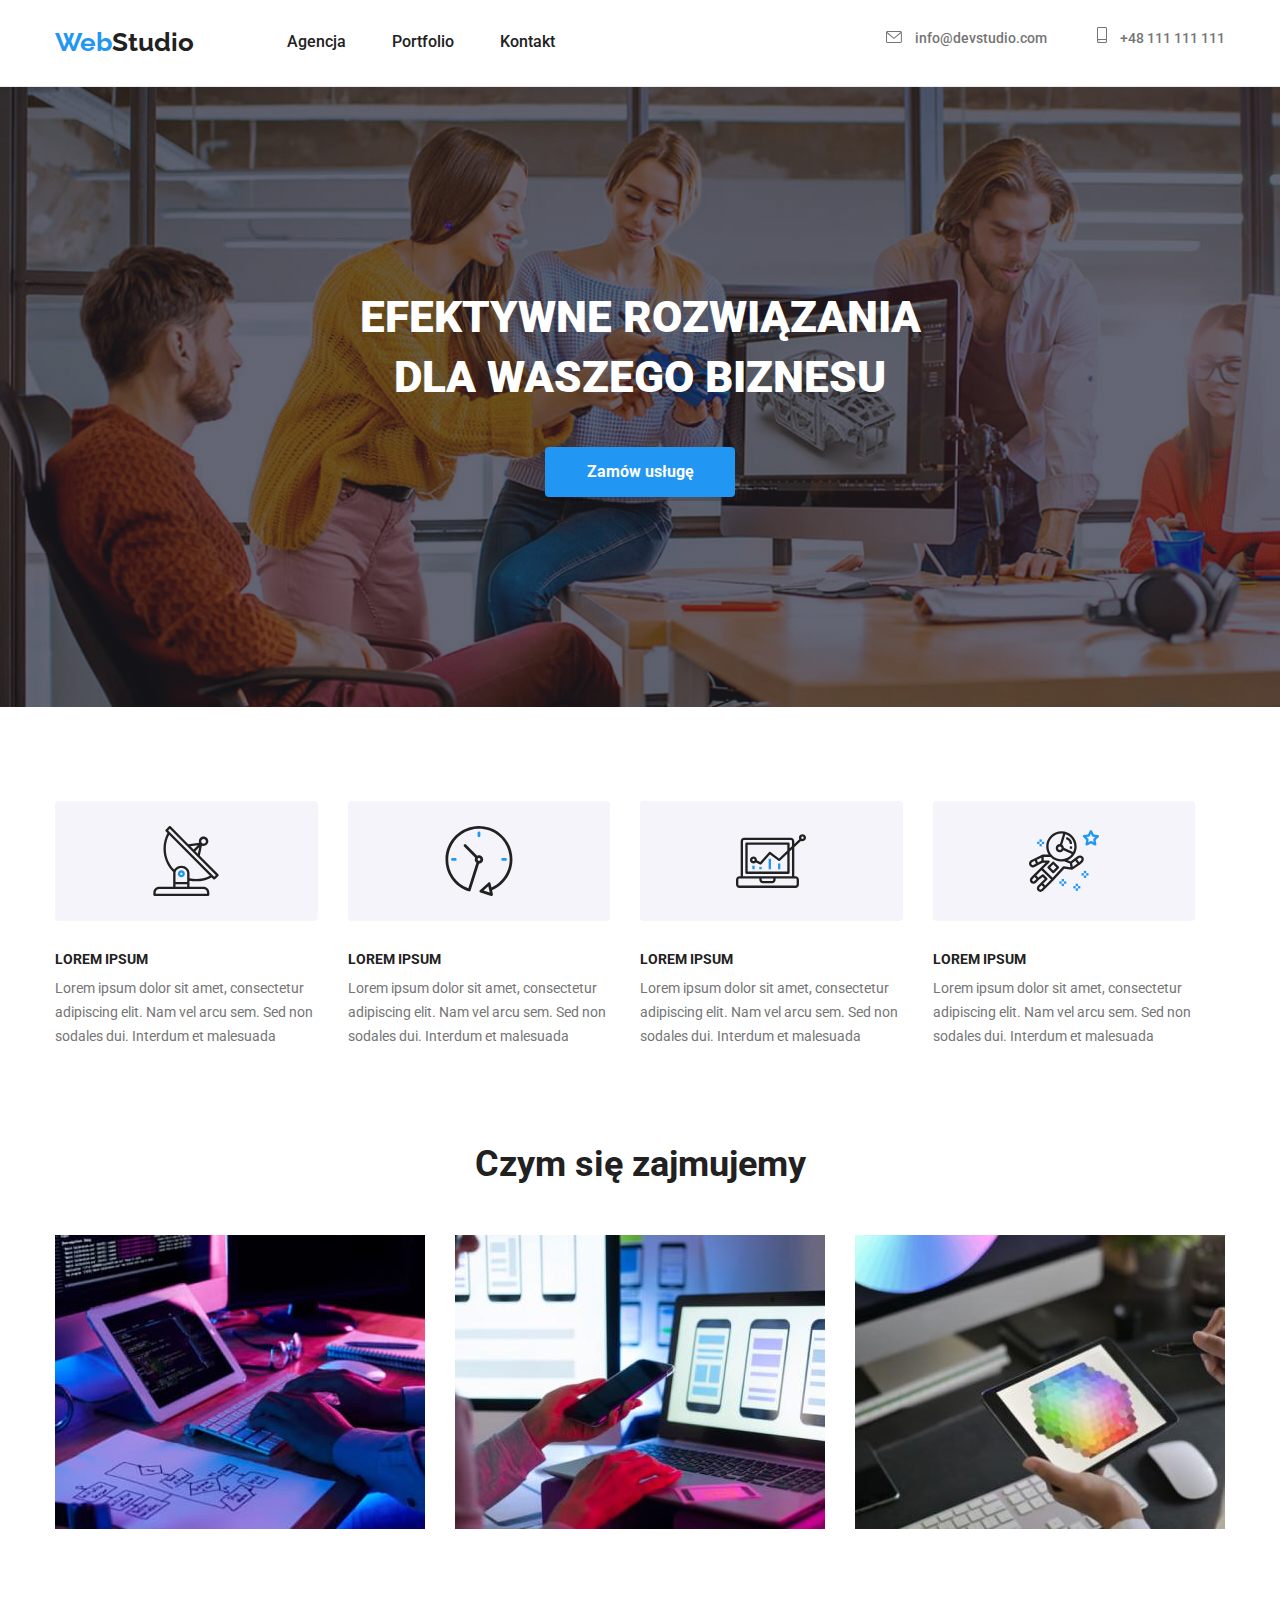
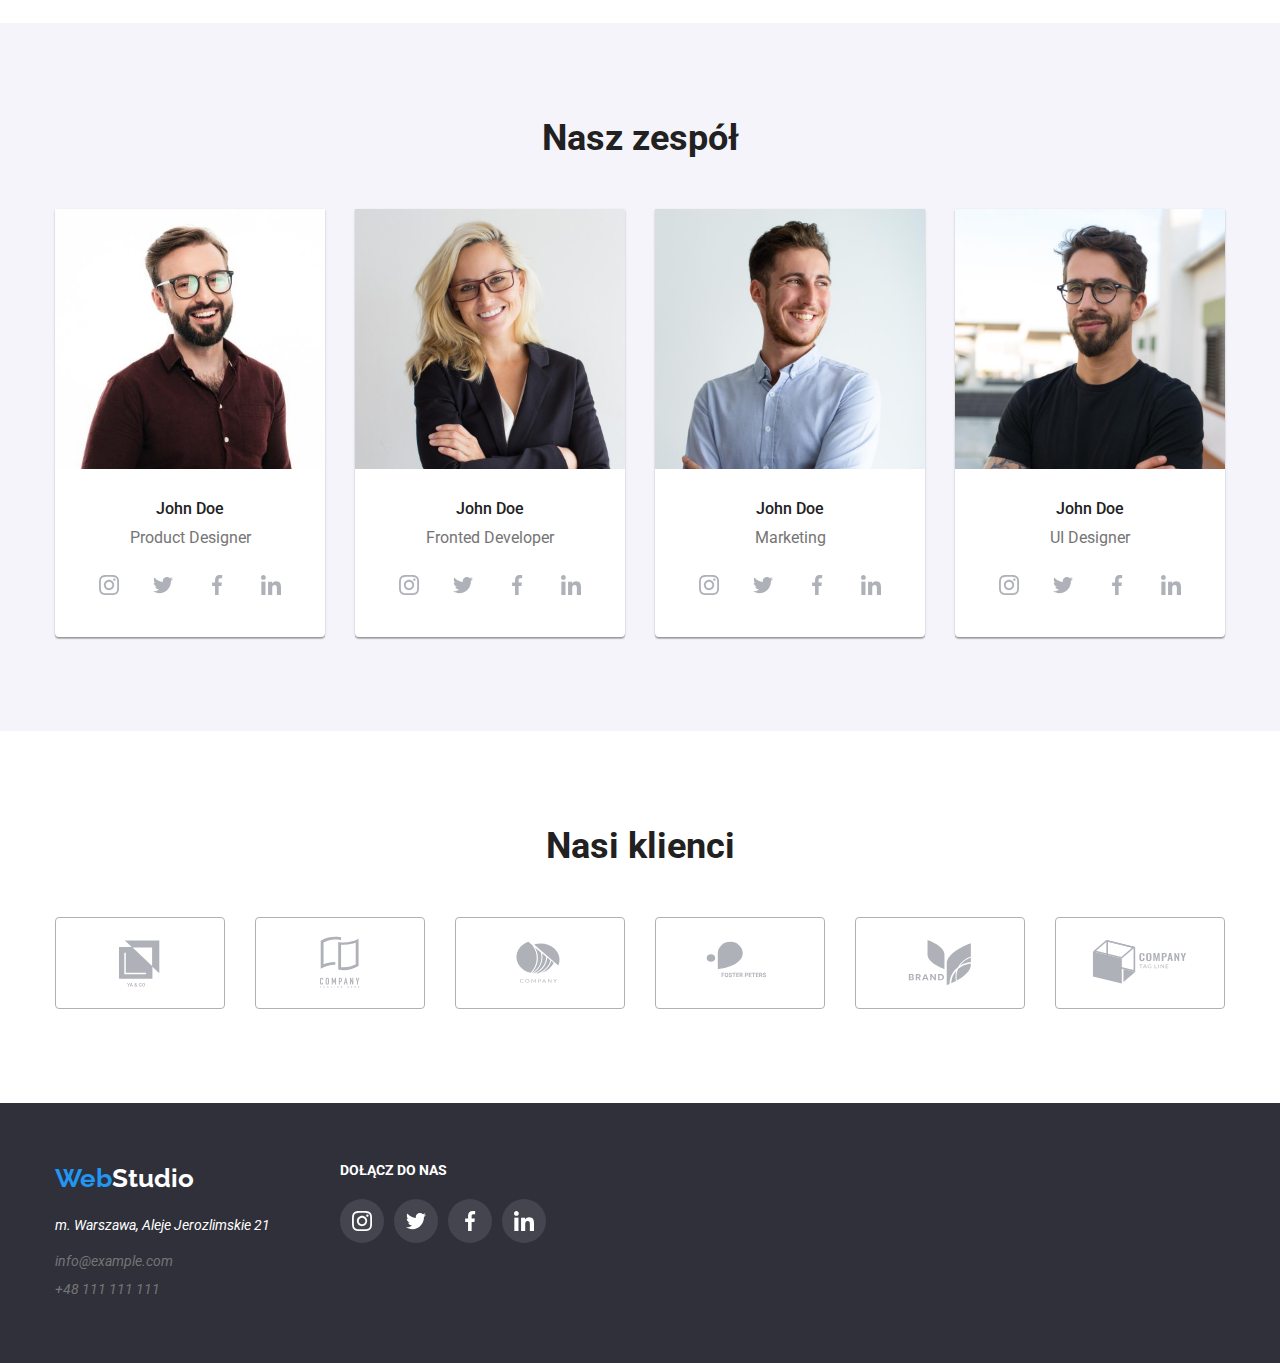
<file: index.html>
<!DOCTYPE html>
<html lang="en">
  <head>
    <meta charset="utf-8" />

    <link rel="stylesheet" href="https://cdnjs.cloudflare.com/ajax/libs/modern-normalize/1.1.0/modern-normalize.min.css">
    <link rel="stylesheet" href="./css/styles.css" />
    <link rel="preconnect" href="https://fonts.googleapis.com">
    <link rel="preconnect" href="https://fonts.gstatic.com" crossorigin>
    <link href="https://fonts.googleapis.com/css2?family=Raleway:wght@700&family=Roboto:wght@400;500;700;900&display=swap" rel="stylesheet">
    
    <title>WebStudio</title>
  </head>
  
<body>
<header class="header">
    <div class="container">
        <nav class="navigation">
        <p class="logo"> 
            <a class="logo-link-header" href="index.html">
                <span class="logo-color">
                    Web</span>Studio
                </a></p>

        
            <ul class="navigation-list">
                <li class="navigation-list-item">
                    <a class="navigation-link" href="index.html">Agencja</a></li>
                <li class="navigation-list-item">
                    <a class="navigation-link" href="portfolio.html">Portfolio</a></li>
                <li class="navigation-list-item">
                    <a class="navigation-link" href="#">Kontakt</a></li>
            </ul>
        </nav>

       <div class="contact-info">
        <a class="contact" href="mailto:info@devstudio.com">
            <svg class="mail-icon" width="16" height="12">
                <use href="./images/sprite.svg#icon-envelope"></use>
            </svg>
            info@devstudio.com
        </a>
        <a class="contact" href="tel:+48111111111">
            <svg class="phone-icon" width="10" height="16">
                <use href="./images/sprite.svg#icon-smartphone"></use>
            </svg>
            +48 111 111 111</a>
        </div>
    </div> 
</header>

<main>
<section class="title">
    <div class="container">
    <h1 class="title-item">
    EFEKTYWNE ROZWIĄZANIA<br/>
    DLA WASZEGO BIZNESU
</h1>
    <button class="title-btn" type=button>Zamów usługę</button>
    </div>
  </section>  
   
 <section class="about">
  <div class="container">
        <ul class="about-list">
        <li class="about-item">
           <div class="about-icon">
            <svg class="icon-antenna" width="70" height="70">
                <use href="./images/sprite.svg#icon-antenna"></use>
            </svg>
            </div>
        <h4 class="about-head">LOREM IPSUM</h4>
           <p class="about-head-description">
            Lorem ipsum dolor sit amet, consectetur adipiscing elit. Nam vel arcu sem. Sed non sodales dui. Interdum et malesuada
           </p>
        </li>
        <li>
            <div class="about-icon">
                <svg class="icon-diagram" width="70" height="70">
                    <use href="./images/sprite.svg#icon-clock"></use>
                </svg>
                </div>
        <h4 class="about-head">LOREM IPSUM</h4>
            <p class="about-head-description">
                Lorem ipsum dolor sit amet, consectetur adipiscing elit. Nam vel arcu sem. Sed non sodales dui. Interdum et malesuada
            </p>
        </li>
        <li>
            <div class="about-icon">
                <svg class="icon-diagram" width="70" height="70">
                    <use href="./images/sprite.svg#icon-diagram"></use>
                </svg>
                </div>
        <h4 class="about-head">LOREM IPSUM</h4>
        <p class="about-head-description">
            Lorem ipsum dolor sit amet, consectetur adipiscing elit. Nam vel arcu sem. Sed non sodales dui. Interdum et malesuada
        </p>
        </li>
        <li>
            <div class="about-icon">
                <svg class="icon-astronaut" width="70" height="70">
                    <use href="./images/sprite.svg#icon-astronaut"></use>
                </svg>
                </div>
        <h4 class="about-head">LOREM IPSUM</h4>
            <p class="about-head-description">
                Lorem ipsum dolor sit amet, consectetur adipiscing elit. Nam vel arcu sem. Sed non sodales dui. Interdum et malesuada
            </p>
        </li>
    </ul>
    </div>
    </section>

    
    <section class="photos">
    <div class="container">
        <h2 class="work">Czym się zajmujemy</h2>
    <ul class="work-list">
        <li class="work-item">
            <img
        src="images/img1.jpg"
        alt="typing on keyboard"
        width="370"
        height="294"></li>
        <li class="work-item">
            <img
        src="images/img2.jpg"
        alt="smartphone"
        width="370"
        height="294"></li>
        <li class="work-item">
            <img 
        src="images/img3.jpg" 
        alt="tablet"
        width="370"
        height="294"></li>
    </ul>
    </div>
   </section> 
    
    <section class="our-staff">
   <div class="container">
        <h2 class="staff">Nasz zespół</h2>
        <ul class="staff-list">
        <li class="staff-item"><figure>
            <img src="images/img4.jpg" alt="person1"
            width="270"
            height="260">
            <figcaption>
                <p class="staff-name">John Doe</p>
                <p class="staff-position">Product Designer</p>
                <ul class="social-icon-list">
                    <li class="social-icon-link">
                        <a class=social-link  href="#">
                        <svg class="social-icon" width="20" height="20">
                            <use href="./images/sprite.svg#icon-instagram"></use>
                        </svg>
                    </a>
                    </li>
                    <li class="social-icon-link">
                        <a class=social-link  href="#">
                        <svg class="social-icon" width="20" height="20">
                            <use href="./images/sprite.svg#icon-twitter">
                                </use>
                                </svg>
                                </a>
                                </li>
                                <li class="social-icon-link">
                                    <a class=social-link  href="#">
                                    <svg class="social-icon" width="20" height="20">
                                        <use href="./images/sprite.svg#icon-facebook"></use>
                                    </svg>
                                    </a>
                                </li>
                                <li class="social-icon-link">
                                    <a class=social-link  href="#">
                                    <svg class="social-icon" width="20" height="20">
                                        <use href="./images/sprite.svg#icon-linkedin"></use>
                                    </svg>
                                    </a>
                                </li>
                                </ul>
            </figcaption>
        </figure></li>
        <li class="staff-item"><figure>
                <img src="images/img5.jpg" alt="person1"
            width="270"
            height="260">
            <figcaption>
                <p class="staff-name">John Doe</p>
                <p class="staff-position">Fronted Developer</p>

                <ul class="social-icon-list">
                    <li class="social-icon-link">
                        <a class=social-link  href="#">
                        <svg class="social-icon" width="20" height="20">
                            <use href="./images/sprite.svg#icon-instagram"></use>
                        </svg>
                    </a>
                    </li>
                    <li class="social-icon-link">
                        <a class=social-link  href="#">
                        <svg class="social-icon" width="20" height="20">
                            <use href="./images/sprite.svg#icon-twitter">
                                </use>
                                </svg>
                                </a>
                                </li>
                                <li class="social-icon-link">
                                    <a class=social-link  href="#">
                                    <svg class="social-icon" width="20" height="20">
                                        <use href="./images/sprite.svg#icon-facebook"></use>
                                    </svg>
                                    </a>
                                </li>
                                <li class="social-icon-link">
                                    <a class=social-link  href="#">
                                    <svg class="social-icon" width="20" height="20">
                                        <use href="./images/sprite.svg#icon-linkedin"></use>
                                    </svg>
                                    </a>
                                </li>
                                </ul>

            </figcaption>
        </figure></li>
        <li class="staff-item"><figure>
                <img src="images/img6.jpg" alt="person1"
            width="270"
            height="260">
            <figcaption>
                <p class="staff-name">John Doe</p>
                <p class="staff-position">Marketing</p>
                <ul class="social-icon-list">
                    <li class="social-icon-link">
                        <a class=social-link  href="#">
                        <svg class="social-icon" width="20" height="20">
                            <use href="./images/sprite.svg#icon-instagram"></use>
                        </svg>
                    </a>
                    </li>
                    <li class="social-icon-link">
                        <a class=social-link  href="#">
                        <svg class="social-icon" width="20" height="20">
                            <use href="./images/sprite.svg#icon-twitter">
                                </use>
                                </svg>
                                </a>
                                </li>
                                <li class="social-icon-link">
                                    <a class=social-link  href="#">
                                    <svg class="social-icon" width="20" height="20">
                                        <use href="./images/sprite.svg#icon-facebook"></use>
                                    </svg>
                                    </a>
                                </li>
                                <li class="social-icon-link">
                                    <a class=social-link  href="#">
                                    <svg class="social-icon" width="20" height="20">
                                        <use href="./images/sprite.svg#icon-linkedin"></use>
                                    </svg>
                                    </a>
                                </li>
                                </ul>


            </figcaption>
        </figure></li>
        <li class="staff-item"><figure>
            <img src="images/img7.jpg" alt="person1"
            width="270"
            height="260">
            <figcaption>
                <p class="staff-name">John Doe</p>
                <p class="staff-position">UI Designer</p>

                <ul class="social-icon-list">
                    <li class="social-icon-link">
                        <a class=social-link  href="#">
                        <svg class="social-icon" width="20" height="20">
                            <use href="./images/sprite.svg#icon-instagram"></use>
                        </svg>
                    </a>
                    </li>
                    <li class="social-icon-link">
                        <a class=social-link  href="#">
                        <svg class="social-icon" width="20" height="20">
                            <use href="./images/sprite.svg#icon-twitter">
                                </use>
                                </svg>
                                </a>
                                </li>
                                <li class="social-icon-link">
                                    <a class=social-link  href="#">
                                    <svg class="social-icon" width="20" height="20">
                                        <use href="./images/sprite.svg#icon-facebook"></use>
                                    </svg>
                                    </a>
                                </li>
                                <li class="social-icon-link">
                                    <a class=social-link  href="#">
                                    <svg class="social-icon" width="20" height="20">
                                        <use href="./images/sprite.svg#icon-linkedin"></use>
                                    </svg>
                                    </a>
                                </li>
                                </ul>

            </figcaption>
        </figure></li>
    </ul>
    </div>
    </section>

<section class="client">
<div class="container">
<h2 class="client-head">Nasi klienci</h2>

<ul class="client-logo">
    <li class="client-item">
        <a class="client-link" href="#">
            <svg class="client-icon" width="106" height="60">
                <use href="./images/sprite.svg#icon-Logo"></use>
            </svg>
        </a>
    </li>
    <li class="client-item">
        <a class="client-link" href="#">
            <svg class="client-icon" width="106" height="60">
                <use href="./images/sprite.svg#icon-Logo-1"></use>
            </svg>
        </a>
    </li>
    <li class="client-item">
        <a class="client-link" href="#">
            <svg class="client-icon" width="106" height="60">
                <use href="./images/sprite.svg#icon-Logo-2"></use>
            </svg>
        </a>
    </li>
    <li class="client-item">
        <a class="client-link" href="#">
            <svg class="client-icon" width="106" height="60">
                <use href="./images/sprite.svg#icon-Logo-3"></use>
            </svg>
        </a>
    </li>
    <li class="client-item">
        <a class="client-link" href="#">
            <svg class="client-icon" width="106" height="60">
                <use href="./images/sprite.svg#icon-Logo-4"></use>
            </svg>
        </a>
    </li>
    <li class="client-item">
        <a class="client-link" href="#">
            <svg class="client-icon" width="106" height="60">
                <use href="./images/sprite.svg#icon-Logo-5"></use>
            </svg>
        </a>
    </li>
</ul>
</div>
</section>

</main>

<footer class="footer">
    <div class="container">
<div class="information">
   <p class="logo">
       <a class="logo-link-footer" href="#">
           <span class="logo-color">Web</span>Studio</a></p>
<address class="address">
    <div  class="street"> m. Warszawa, Aleje Jerozlimskie 21 </div> 
     
    <a class="contact" href="mailto:info@example.com">info@example.com</a><br/>
    <a class="contact" href="tel:+48111111111">+48 111 111 111</a>
</address>
</div>
<div class="join-us">
<p class="join-us-head">
    DOŁĄCZ DO NAS
</p>
<ul class="join-us-list">
    <li class="join-us-item">
        <a class="join-us-link"  href="#">
        <svg class="join-us-icon" width="20" height="20">
            <use href="./images/sprite.svg#icon-instagram"></use>
        </svg>
    </a>
    </li>
    <li class="join-us-item">
        <a class="join-us-link"  href="#">
        <svg class="join-us-icon" width="20" height="20">
            <use href="./images/sprite.svg#icon-twitter">
                </use>
                </svg>
                </a>
                </li>
                <li class="join-us-item">
                    <a class="join-us-link"  href="#">
                    <svg class="join-us-icon" width="20" height="20">
                        <use href="./images/sprite.svg#icon-facebook"></use>
                    </svg>
                    </a>
                </li>
                <li class="join-us-item">
                    <a class="join-us-link" href="#">
                    <svg class="join-us-icon" width="20" height="20">
                        <use href="./images/sprite.svg#icon-linkedin"></use>
                    </svg>
                    </a>
                </li>
                </ul>
</div>
</div>
</footer>
  </body>
</html>
</file>
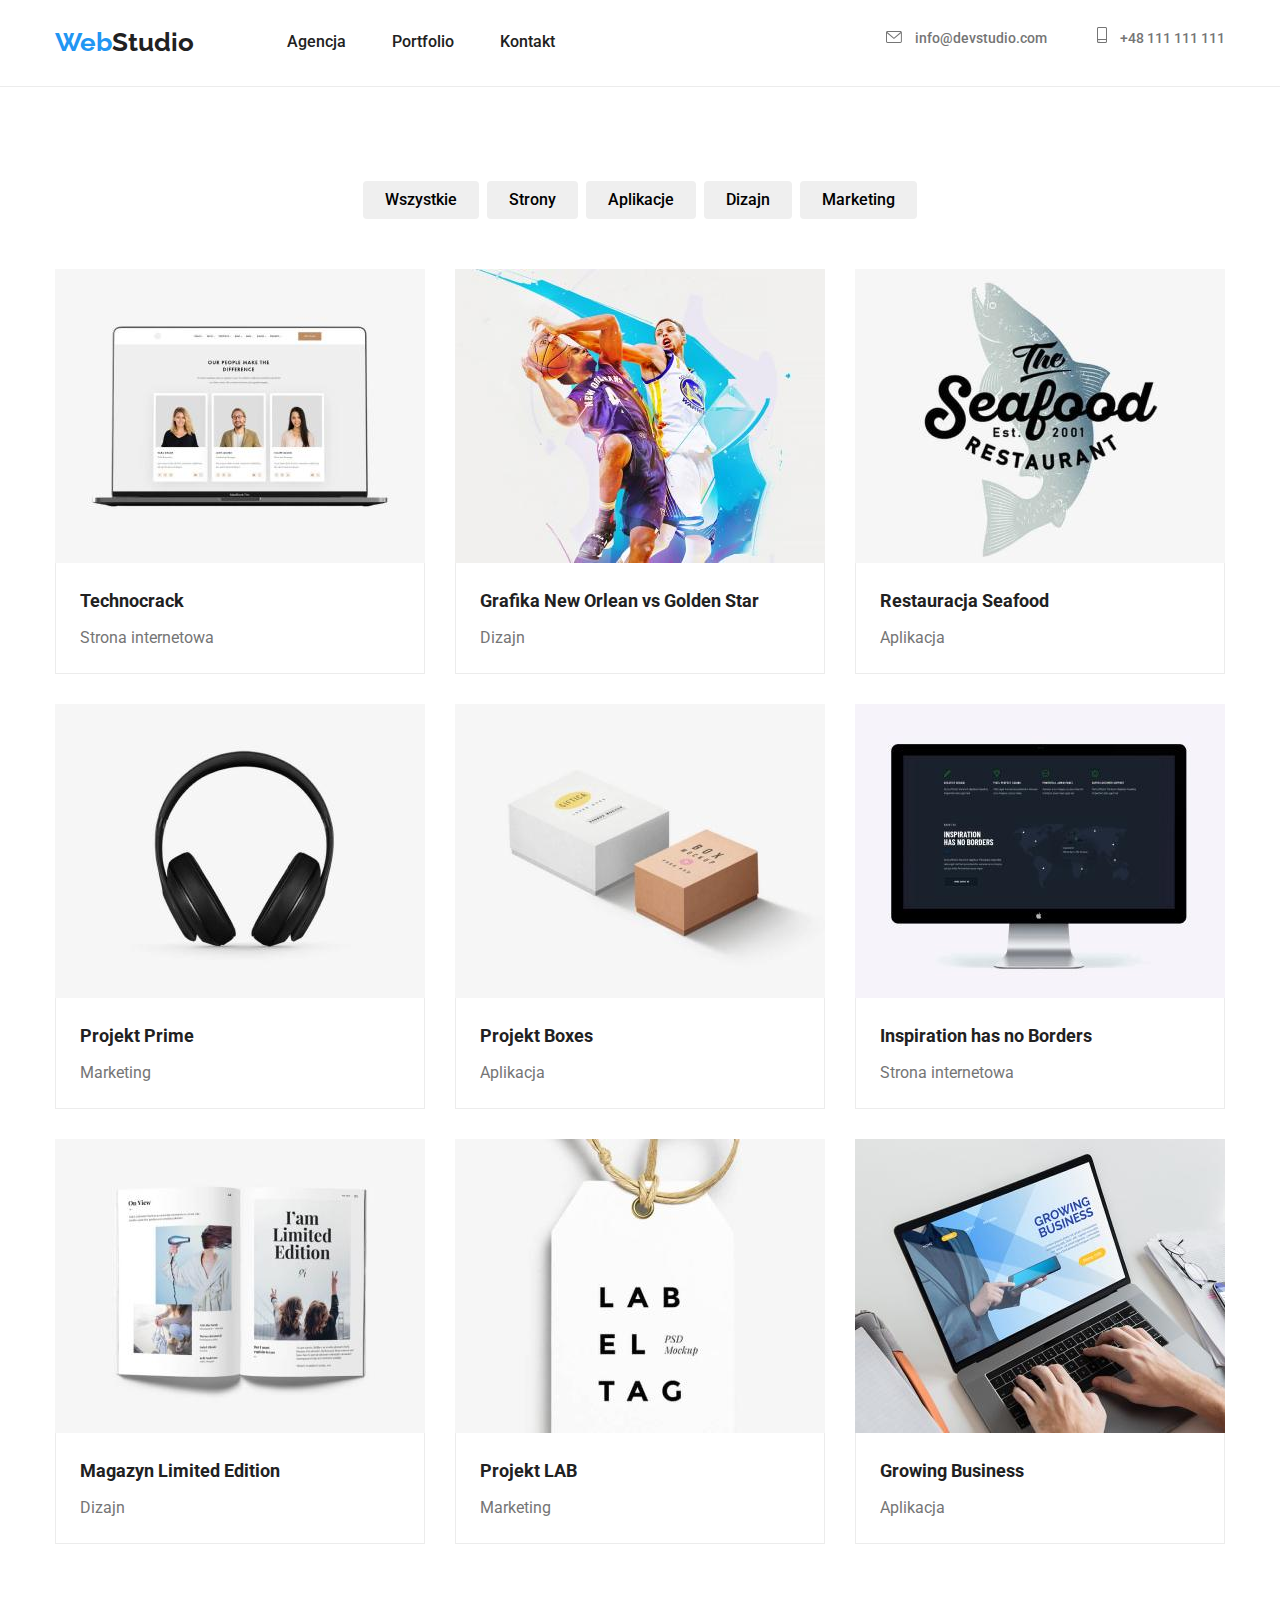
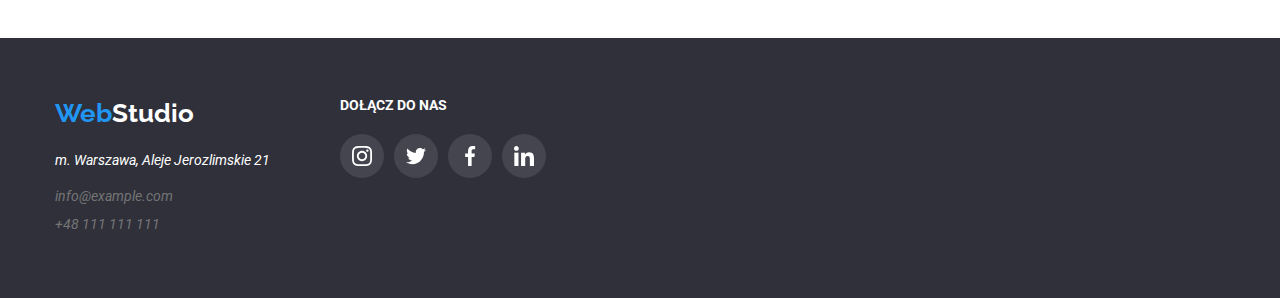
<file: portfolio.html>
<!DOCTYPE html>
<html lang="en">
<head>
    <meta charset="UTF-8">
    <meta http-equiv="X-UA-Compatible" content="IE=edge">
    <meta name="viewport" content="width=device-width, initial-scale=1.0">
    
    <link rel="stylesheet" href="https://cdnjs.cloudflare.com/ajax/libs/modern-normalize/1.1.0/modern-normalize.min.css">
    <link rel="stylesheet" href="./css/styles.css" />
    <link rel="preconnect" href="https://fonts.googleapis.com">
    <link rel="preconnect" href="https://fonts.gstatic.com" crossorigin>
    <link href="https://fonts.googleapis.com/css2?family=Raleway:wght@700&family=Roboto:wght@400;500;700;900&display=swap" rel="stylesheet">
    
    <title>WebStudio - Portfolio</title>
</head>
<body>
    <header class="header">
        <div class="container">
            <nav class="navigation">
            <p class="logo"> 
                <a class="logo-link-header" href="index.html">
                    <span class="logo-color">
                        Web</span>Studio
                    </a></p>
    
            
                <ul class="navigation-list">
                    <li class="navigation-list-item">
                        <a class="navigation-link" href="index.html">Agencja</a></li>
                    <li class="navigation-list-item">
                        <a class="navigation-link" href="portfolio.html">Portfolio</a></li>
                    <li class="navigation-list-item">
                        <a class="navigation-link" href="#">Kontakt</a></li>
                </ul>
            </nav>
            <div class="contact-info">
                <a class="contact" href="mailto:info@devstudio.com">
                    <svg class="mail-icon" width="16" height="12">
                        <use href="./images/sprite.svg#icon-envelope"></use>
                    </svg>
                    info@devstudio.com
                </a>
                <a class="contact" href="tel:+48111111111">
                    <svg class="phone-icon" width="10" height="16">
                        <use href="./images/sprite.svg#icon-smartphone"></use>
                    </svg>
                    +48 111 111 111</a>
                </div>
        </div> 
    </header>


<main>

<section class="project-btn">
    <div class="container">
<ul class="buttons">
    <li class="button">
        <button class="portfolio-btn" type="button">Wszystkie</button></li>
    <li class="button">
        <button class="portfolio-btn" type="button">Strony</button></li>
    <li class="button">
        <button class="portfolio-btn" type="button">Aplikacje</button></li>
    <li class="button">
        <button class="portfolio-btn" type="button">Dizajn</button></li>
    <li class="button">
        <button class="portfolio-btn" type="button">Marketing</button></li>
</ul>


<ul class="list-card">
    <li class="card">
        <figure class="figure">
            <img src="images/portfolio/img1.jpg" alt="notebook" width="370" height="294">
        <figcaption>
                <p class="photo-head">
                    Technocrack</p>
                <p class="photo-describe">
                    Strona internetowa</p>
        </figcaption>
    </figure>
    </li>
    <li class="card">
        <figure class="figure">
            <img src="images/portfolio/img2.jpg" alt="basketball" width="370" height="294">
            <figcaption>
                <p class="photo-head">Grafika New Orlean vs Golden Star</p>
                <p class="photo-describe">Dizajn</p>
            </figcaption>
        </figure>
    </li>
    <li class="card">
        <figure class="figure">
            <img src="images/portfolio/img3.jpg" alt="logo seafood" width="370" height="294">
            <figcaption>
                <p class="photo-head">Restauracja Seafood</p>
                <p class="photo-describe">Aplikacja</p>
            </figcaption>
        </figure>
    </li>
    <li class="card">
        <figure class="figure">
            <img src="images/portfolio/img4.jpg" alt="Headphones" width="370" height="294">
            <figcaption>
                <p class="photo-head">Projekt Prime</p>
                <p class="photo-describe">Marketing</p>
            </figcaption>
        </figure>
    </li>
    <li class="card">
        <figure class="figure">
            <img src="images/portfolio/img5.jpg" alt="boxes" width="370" height="294">
            <figcaption>
                <p class="photo-head">Projekt Boxes</p>
                <p class="photo-describe">Aplikacja</p>
            </figcaption>
        </figure>
    </li>
    <li class="card">
        <figure class="figure">
            <img src="images/portfolio/img6.jpg" alt="monitor" width="370" height="294">
            <figcaption>
                <p class="photo-head">Inspiration has no Borders</p>
                <p class="photo-describe">Strona internetowa</p>
            </figcaption>
        </figure>
    </li>
    <li class="card">
        <figure class="figure">
            <img src="images/portfolio/img7.jpg" alt="newspaper" width="370" height="294">
            <figcaption>
                <p class="photo-head">Magazyn Limited Edition</p>
                <p class="photo-describe">Dizajn</p>
            </figcaption>
        </figure>
    </li>
    <li class="card">
        <figure class="figure">
            <img src="images/portfolio/img8.jpg" alt="label" width="370" height="294">
            <figcaption class="figcaption">
             <p class="photo-head">Projekt LAB</p>
             <p class="photo-describe">Marketing</p>
            </figcaption>
        </figure>
    </li>
    <li class="card">
        <figure class="figure">
            <img src="images/portfolio/img9.jpg" alt="notebook" width="370" height="294">
            <figcaption class="figcaption">
             <p class="photo-head">Growing Business</p>
             <p class="photo-describe">Aplikacja</p>
            </figcaption>
        </figure>
    </li>
</ul>
</div>
</section>

</main>
<footer class="footer">
    <div class="container">
        <div class="information">
    <p class="logo">
        <a class="logo-link-footer" href="#">
            <span class="logo-color">Web</span>Studio</a></p>
    <address class="address">
    <div class="street">m. Warszawa, Aleje Jerozlimskie 21</div>
    
    <a class="contact" href="mailto:info@example.com">info@example.com</a><br/>
    <a class="contact" href="tel:+48111111111">+48 111 111 111</a>
    
    </address>
</div>
    <div class="join-us">
        <p class="join-us-head">
            DOŁĄCZ DO NAS
        </p>
        <ul class="join-us-list">
            <li class="join-us-item">
                <a class="join-us-link"  href="#">
                <svg class="join-us-icon" width="20" height="20">
                    <use href="./images/sprite.svg#icon-instagram"></use>
                </svg>
            </a>
            </li>
            <li class="join-us-item">
                <a class="join-us-link"  href="#">
                <svg class="join-us-icon" width="20" height="20">
                    <use href="./images/sprite.svg#icon-twitter">
                        </use>
                        </svg>
                        </a>
                        </li>
                        <li class="join-us-item">
                            <a class="join-us-link"  href="#">
                            <svg class="join-us-icon" width="20" height="20">
                                <use href="./images/sprite.svg#icon-facebook"></use>
                            </svg>
                            </a>
                        </li>
                        <li class="join-us-item">
                            <a class="join-us-link" href="#">
                            <svg class="join-us-icon" width="20" height="20">
                                <use href="./images/sprite.svg#icon-linkedin"></use>
                            </svg>
                            </a>
                        </li>
                        </ul>
        </div>
    </div>
</footer>

</body>
</html>
</file>
<file: css/styles.css>
:root {
    --main-font: 'Roboto', sans-serif;
    --second-font: 'Raleway', sans-serif;
    --main-color: #212121;
    --second-color: #2196F3;
    --third-color:#757575;
    --background-color:#2F303A;
    --background-color-second:#F5F4FA;
    --bacground-color-white:#ffffff;
    --line-color:#ECECEC;
    --social-icon-color:#AFB1B8;
}

body { 
    font-family: var(--main-font);
    color: var(--main-color);
    margin: 0 auto;
    max-width: 1600px;
}

h1,
h2,
h3,
h4,
h5,
h6,
figure
{
    padding: 0;
    margin: 0;
}

img {
    display:block;
}

ul,
ol{
    padding: 0;
    margin: 0;
    list-style-type: none;
}

p {
    margin:0;
    padding:0;
}


.navigation-link {
    list-style: none;
}

.container{
    width: 1200px;
    margin-left: auto;
    margin-right: auto;
    padding-left: 15px;
    padding-right: 15px;
}
/* -----------------header---------------*/
.header .container {
    display: flex;
    justify-content:space-between;
    align-items: center;
}

.header {
    border-bottom: 1px solid  var(--line-color);
    padding-top: 24px;
    padding-bottom: 25px; 
}

.logo-color{
    color: var(--second-color);
}


.navigation {
    display:flex;
    align-items:center;
}


.navigation-list{
    display: flex;
    margin-left:93px;
}



.navigation-list-item:not(:last-child) {
    margin-right: 46px;
}

.contact-info {
    display: flex;
}

.contact-info .contact:not(:last-child) {
    margin-right: 50px;
}

.logo {
    font-family: var(--second-font);
}
.mail-icon,
.phone-icon {
    margin-right: 10px;
}

.mail-icon,
.phone-icon {
    fill: currentColor;
}

.navigation-list-item,
.contact-info{
    font-weight: 500;
}

.logo-link-header,
.navigation-link {
    text-decoration: none;
    color: var(--main-color);
}

.navigation-link:hover {
    color: var(--second-color);
}

/*----------------------MAIN-----------------*/
.title {
    background-color: var(--background-color);
    background-image: linear-gradient(
        rgba(47, 48, 58, 0.4),
        rgba(47, 48, 58, 0.4)),
        url("../images/background-img.jpg");
        background-size: cover;
    padding-top: 200px;
    padding-bottom: 210px;  
}

.title .container {

  text-align: center;
  margin-right: auto;
  margin-left: auto; 
}


.title-item {
    font-weight: 900;
    font-size: 44px;
    line-height: 1.364;
    color: var(--bacground-color-white);

    margin-bottom: 40px;
}

.portfolio-btn {
    font-family: var(--main-font);
    font-weight: 500;
    font-size: 16px;
    line-height: 1.625;
}

.title-btn {
    font-weight: 700;
    font-size: 16px;
    line-height: 1.875;
    color: var(--bacground-color-white);
    background-color: var(--second-color);

    box-shadow: 0px 4px  rgba(0, 0, 0, 0.15);
    border-radius: 4px;
    padding: 10px 41px 10px 42px;
    border-style: none;
}

.portfolio-btn:hover,
.portfolio-btn:focus {
    color: var(--bacground-color-white);
    background-color: var(--second-color);
}

.button:hover,
.button:focus {
    box-shadow: 
    0px 2px 2px rgba(0, 0, 0, 0.12),
    0px 1px 2px rgba(0, 0, 0, 0.08),
    0px 3px 1px rgba(0, 0, 0, 0.1);
}
/*===================about===================*/
.about {
    margin-top: 94px;
    /* margin-bottom: 94px;*/
}

.about .about-list {
    display: flex;
    justify-content: space-between;
}

.about .about-item {
    width: cal((100% -3 *30px)/4);
}

.about-head {
    font-weight: 700;
    font-size: 14px;
    line-height: 1.143;

    margin-bottom: 10px;
}

.about-head-description {
    font-weight: 400;
    font-size: 14px;
    line-height: 1.714;
    color: var(--third-color);
}

.about-icon {
    display: flex;
    justify-content: center;
    align-items: center;
    height: 120px;
    border-radius: 4px;
    margin-bottom: 30px;
    background-color: var(--background-color-second);
}

.about-icon:not(:last-child) {
    margin-right: 30px;
}
/*================photos=================*/

.photos {
    padding-top: 94px;
    padding-bottom: 94px;
}

.work {
    text-align: center;
    margin-bottom: 50px;
}

.work-list {
    display: flex;
    justify-content: space-between;
}

/*================staff=====================*/
.our-staff {
    background-color: var(--background-color-second);

    padding-top: 94px;
    padding-bottom: 94px;
}

.staff {
    text-align: center;

    margin-bottom: 50px;
}

.staff-list {
    display: flex;
    justify-content: space-between;
}

.staff-item {
   background-color: var(--bacground-color-white);
   border-radius: 0px 0px 4px 4px;

   border:1px solid --bacground-color-white;
   box-shadow:  0px 2px 1px rgba(0, 0, 0, 0.2), 
   0px 1px 1px rgba(0, 0, 0, 0.14), 
   0px 1px 3px rgba(0, 0, 0, 0.12);

   width: calc(100%-3*30px)/4;
}

.work,
.staff {
    font-weight: 700;
    font-size: 36px;
    line-height: 1.167;
}

.staff-name {
    font-weight: 500;
    font-size: 16px;
    line-height: 1.187;

    text-align: center;
    margin-top: 30px;
    margin-bottom: 10px;
}

.staff-position {
    line-height: 1.187;

    text-align: center;
    margin-bottom: 16px;
}

.photo-describe {
    line-height: 1.875;
}

.staff-position,
.photo-describe {
    color: var(--third-color);  
    font-weight: 400;
    font-size: 16px;
}
/*=============social-link=======*/
.social-icon-list {
    display: flex;
    align-items: center;
    justify-content: center;
    padding-bottom: 30px;
}


.social-link:hover,
.social-link:focus
 {
    background-color: var(--second-color);
    color: var(--bacground-color-white);
    fill:var(--bacground-color-white);
}

.social-icon-link:not(:last-child) {
    padding-right: 10px;
}

.social-link {
    display: flex;
    width: 44px;
    height: 44px;
    background-color: var(--bacground-color-white) ;
    fill: var(--social-icon-color);
    border-radius:50%;
    align-items: center;
    justify-content: center;
}

/*=========index-clients===========*/

.client {
    margin-bottom: 94px;
    margin-top: 94px;
}
.client-head {
    margin-bottom: 50px;
    font-family: var(--main-font);
    font-weight: 700;
    font-size: 36px;
    line-height: 1.17;
    text-align: center;
    color: var(--main-font);
}

.client-logo {
    display: flex;
    justify-content: space-between;
    align-items: center;
    margin-left:-30px;
}

.client-item {
    flex-basis: calc(100%/6 -30px);
    margin-left: 30px;
}

.client-link {
    display: inline-flex;
    justify-content: center;
    align-items: center;
    width: 170px;
    height: 92px;
    border-radius: 4px;
    color: var(--social-icon-color);
    border: 1px solid var(--social-icon-color);
}

.client-icon {
    fill:currentColor;
}

.client-link:hover,
.client-link:focus
 {
    color: var(--second-color);
    fill: var(--second-color);
    border-color: var(--second-color);
}

/*==============portfolio-btn==============*/
.project-btn {
    margin-bottom: 94px;
    margin-top: 94px;
}

.buttons {
    margin-bottom: 50px;
    
    display: flex;
    justify-content: center;
}

.button {
    border-radius: 4px;
}
.portfolio-btn {
    text-align: center;

    border-style: none;
    border-radius: 4px;
    padding: 6px 22px;
}

.button:not(:last-child) {
    margin-right: 8px;
}

/*===============cards-portfolio=============*/


.list-card {
    display: flex;
    flex-wrap: wrap;
    margin-left: -30px;
    margin-top: -30px;
}

.card {
    flex-basis: calc(100%/3 - 30px);
    margin-left: 30px;
    margin-top: 30px;
}


.card figcaption {
    border-bottom: 1px solid var(--line-color);
    border-left: 1px solid var(--line-color);
    border-right: 1px solid var(--line-color); 
    
    padding: 20px 24px;
} 

.photo-head {
    font-weight: 700;
    font-size: 18px;
    line-height: 2;
    
    margin-bottom: 4px;
}

.card:hover,
.card:focus {
    box-shadow: 
    1px 4px 6px rgba(0, 0, 0, 0.16),
    1px 4px 6px rgba(0, 0, 0, 0.16),
    1px 4px 6px rgba(0, 0, 0, 0.16);
}

/*-------------------FOOTER-------------------*/

.footer {
    background-color: var(--background-color);

    padding-top: 60px;
    padding-bottom: 60px;
}

.footer .container {
    display:flex;
   
}

.address {
    margin-top: 20px;
}

.street {
    margin-bottom: 9px;
}

.contact:not(last-child) {
    margin-bottom: 9px;
}


.logo-link-footer,
.logo,
.contact {
    text-decoration: none;
}

.logo-link-footer { 
    color:var(--bacground-color-white);
}

.logo {
    color:var(--second-color);
    font-weight: 700;
    font-size: 26px;
    line-height: 1.192;
}

.street {
    color: var(--bacground-color-white);
    font-size: 14px;
    line-height: 1.714;
}
.contact {
    color:var(--third-color);
    font-size: 14px;
    line-height: 2;
}


.contact:hover
 {
    color:var(--second-color);
}

.button {
    cursor: pointer;
}
/*==========join-us========*/

.join-us {
    margin-left: 70px;
}

.join-us-head {
    margin-bottom: 20px;
    font-family: var(--main-font);
    font-weight: 700;
    font-size: 14px;
    line-height: 1.14;
    color: var(--bacground-color-white);
}

.join-us-list {
    display: flex;
}

.join-us-item:not(:last-child) {
margin-right: 10px;
}

.join-us-icon {
fill: var(--bacground-color-white);
}

.join-us-link {
    display: flex;
    width: 44px;
    height: 44px;
    background: rgba(255, 255, 255, 0.1) ;
    border-radius:50%;
    align-items: center;
    justify-content: center;
}

.join-us-link:hover,
.join-us-link:focus {
    background-color: var(--second-color);
}
</file>
